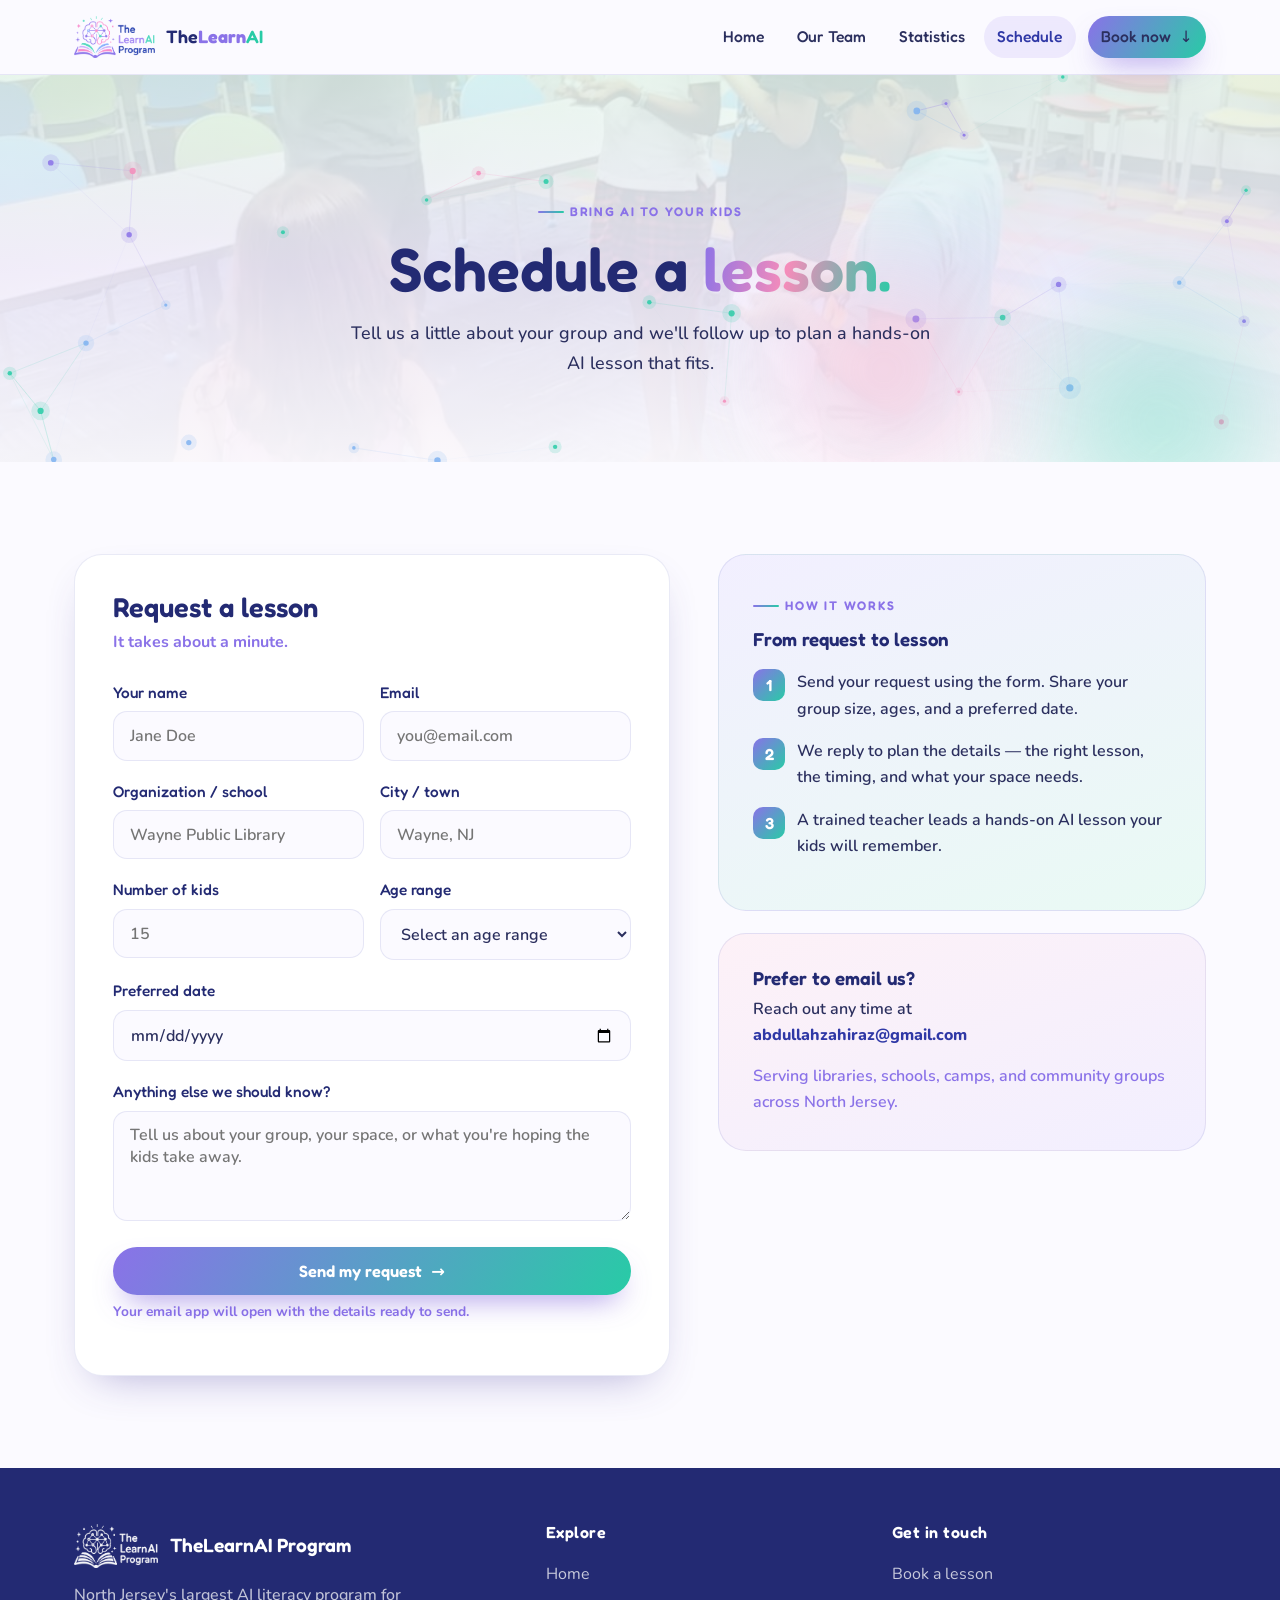
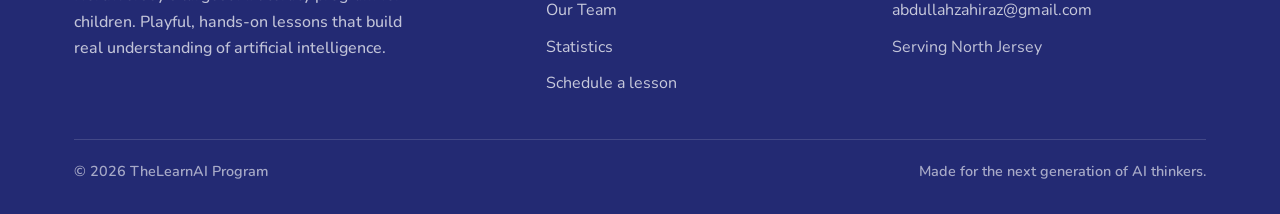
<file: schedule.html>
<!DOCTYPE html>
<html lang="en">
<head>
<meta charset="UTF-8">
<meta name="viewport" content="width=device-width, initial-scale=1.0">
<title>Schedule a Lesson — TheLearnAI Program</title>
<meta name="description" content="Request an AI literacy lesson for your library, school, camp, or community group in North Jersey.">
<link rel="icon" type="image/png" href="images/favicon.png">
<link rel="preconnect" href="https://fonts.googleapis.com">
<link rel="preconnect" href="https://fonts.gstatic.com" crossorigin>
<link href="https://fonts.googleapis.com/css2?family=Fredoka:wght@400;500;600;700&family=Nunito:wght@500;600;700;800&display=swap" rel="stylesheet">
<link rel="stylesheet" href="styles.css">
</head>
<body>

<!-- NAV -->
<header class="nav">
  <div class="wrap nav__inner">
    <a class="nav__brand" href="index.html">
      <img src="images/logo.png" alt="TheLearnAI Program logo">
      <span>The<b>Learn</b><i>AI</i></span>
    </a>
    <button class="nav__toggle" aria-label="Open menu"><span></span></button>
    <nav class="nav__links">
      <a href="index.html">Home</a>
      <a href="staff.html">Our Team</a>
      <a href="index.html#statistics">Statistics</a>
      <a href="schedule.html" class="active">Schedule</a>
      <span class="nav__cta"><a class="btn btn--sm" href="#book">Book now <span class="arrow">↓</span></a></span>
    </nav>
  </div>
</header>

<!-- TITLEHEAD -->
<section class="head" data-sparkles="9" style="padding:120px 0 84px">
  <div class="head__photo" style="background-image:url('images/teach-group.jpg')"></div>
  <div class="head__wash" style="background:linear-gradient(180deg,rgba(233,250,244,.86),rgba(242,239,255,.9) 50%,rgba(251,250,255,.97))"></div>
  <canvas class="constellation"></canvas>
  <span class="blob b2"></span><span class="blob b3"></span>
  <div class="wrap" style="text-align:center;position:relative">
    <span class="eyebrow" style="justify-content:center">Bring AI to your kids</span>
    <h1 style="font-size:clamp(2.4rem,5vw,3.8rem);margin-top:14px">Schedule a <span class="grad">lesson.</span></h1>
    <p style="max-width:54ch;margin:16px auto 0;font-size:1.12rem;font-weight:500;color:var(--ink)">Tell us a little about your group and we'll follow up to plan a hands-on AI lesson that fits.</p>
  </div>
</section>

<!-- BOOKING -->
<section class="pad" id="book">
  <div class="wrap form-wrap">
    <!-- FORM -->
    <div class="form-card reveal">
      <h2 style="font-size:1.7rem;margin-bottom:6px">Request a lesson</h2>
      <p style="margin:0 0 24px;color:var(--purple);font-weight:700">It takes about a minute.</p>
      <form id="scheduleForm" novalidate>
        <div class="row2">
          <div class="field">
            <label for="name">Your name</label>
            <input id="name" name="name" type="text" placeholder="Jane Doe" required>
          </div>
          <div class="field">
            <label for="email">Email</label>
            <input id="email" name="email" type="email" placeholder="you@email.com" required>
          </div>
        </div>
        <div class="row2">
          <div class="field">
            <label for="org">Organization / school</label>
            <input id="org" name="org" type="text" placeholder="Wayne Public Library">
          </div>
          <div class="field">
            <label for="city">City / town</label>
            <input id="city" name="city" type="text" placeholder="Wayne, NJ">
          </div>
        </div>
        <div class="row2">
          <div class="field">
            <label for="kids">Number of kids</label>
            <input id="kids" name="kids" type="number" min="1" placeholder="15">
          </div>
          <div class="field">
            <label for="ages">Age range</label>
            <select id="ages" name="ages">
              <option value="">Select an age range</option>
              <option>5–7 years</option>
              <option>8–10 years</option>
              <option>11–13 years</option>
              <option>14+ years</option>
              <option>Mixed ages</option>
            </select>
          </div>
        </div>
        <div class="field">
          <label for="date">Preferred date</label>
          <input id="date" name="date" type="date">
        </div>
        <div class="field">
          <label for="msg">Anything else we should know?</label>
          <textarea id="msg" name="msg" placeholder="Tell us about your group, your space, or what you're hoping the kids take away."></textarea>
        </div>
        <button class="btn" type="submit" style="width:100%;justify-content:center">Send my request <span class="arrow">→</span></button>
        <p class="form-note" id="formNote">Your email app will open with the details ready to send.</p>
      </form>
    </div>

    <!-- ASIDE -->
    <div class="reveal d1">
      <div class="aside-card">
        <span class="eyebrow">How it works</span>
        <h3 style="margin-top:12px">From request to lesson</h3>
        <ul class="aside-list">
          <li><span class="n">1</span><span>Send your request using the form. Share your group size, ages, and a preferred date.</span></li>
          <li><span class="n">2</span><span>We reply to plan the details — the right lesson, the timing, and what your space needs.</span></li>
          <li><span class="n">3</span><span>A trained teacher leads a hands-on AI lesson your kids will remember.</span></li>
        </ul>
      </div>
      <div class="aside-card" style="margin-top:22px;background:linear-gradient(160deg,var(--bg-pink),var(--bg-lav))">
        <h3>Prefer to email us?</h3>
        <p style="margin:8px 0 0;font-weight:600">Reach out any time at<br><a href="mailto:abdullahzahiraz@gmail.com" style="color:var(--indigo);font-weight:800">abdullahzahiraz@gmail.com</a></p>
        <p style="margin:14px 0 0;font-weight:600;color:var(--purple)">Serving libraries, schools, camps, and community groups across North Jersey.</p>
      </div>
    </div>
  </div>
</section>

<!-- FOOTER -->
<footer class="footer">
  <div class="wrap">
    <div class="footer__grid">
      <div>
        <div class="footer__brand"><img src="images/logo.png" alt=""> TheLearnAI Program</div>
        <p>North Jersey's largest AI literacy program for children. Playful, hands-on lessons that build real understanding of artificial intelligence.</p>
      </div>
      <div>
        <h4>Explore</h4>
        <a href="index.html">Home</a>
        <a href="staff.html">Our Team</a>
        <a href="index.html#statistics">Statistics</a>
        <a href="schedule.html">Schedule a lesson</a>
      </div>
      <div>
        <h4>Get in touch</h4>
        <a href="schedule.html">Book a lesson</a>
        <a href="mailto:abdullahzahiraz@gmail.com">abdullahzahiraz@gmail.com</a>
        <span style="color:rgba(255,255,255,.72);display:block;padding:5px 0">Serving North Jersey</span>
      </div>
    </div>
    <div class="footer__bottom">
      <span>© <span id="yr"></span> TheLearnAI Program</span>
      <span>Made for the next generation of AI thinkers.</span>
    </div>
  </div>
</footer>

<script src="main.js"></script>
<script>
document.getElementById('yr').textContent=new Date().getFullYear();
// Build a mailto with all the details — works with no backend on GitHub Pages.
const form=document.getElementById('scheduleForm');
form.addEventListener('submit',function(e){
  e.preventDefault();
  const g=id=>document.getElementById(id).value.trim();
  if(!g('name')||!g('email')){document.getElementById('formNote').textContent='Please add your name and email first.';return;}
  const lines=[
    'New lesson request from learnaiprogram.com','',
    'Name: '+g('name'),
    'Email: '+g('email'),
    'Organization / school: '+(g('org')||'—'),
    'City / town: '+(g('city')||'—'),
    'Number of kids: '+(g('kids')||'—'),
    'Age range: '+(g('ages')||'—'),
    'Preferred date: '+(g('date')||'—'),'',
    'Notes:',(g('msg')||'—')
  ];
  const subject=encodeURIComponent('Lesson request — '+g('name'));
  const body=encodeURIComponent(lines.join('\n'));
  window.location.href='mailto:abdullahzahiraz@gmail.com?subject='+subject+'&body='+body;
  document.getElementById('formNote').textContent='Opening your email app… if nothing happens, email abdullahzahiraz@gmail.com directly.';
});
</script>
</body>
</html>
</file>
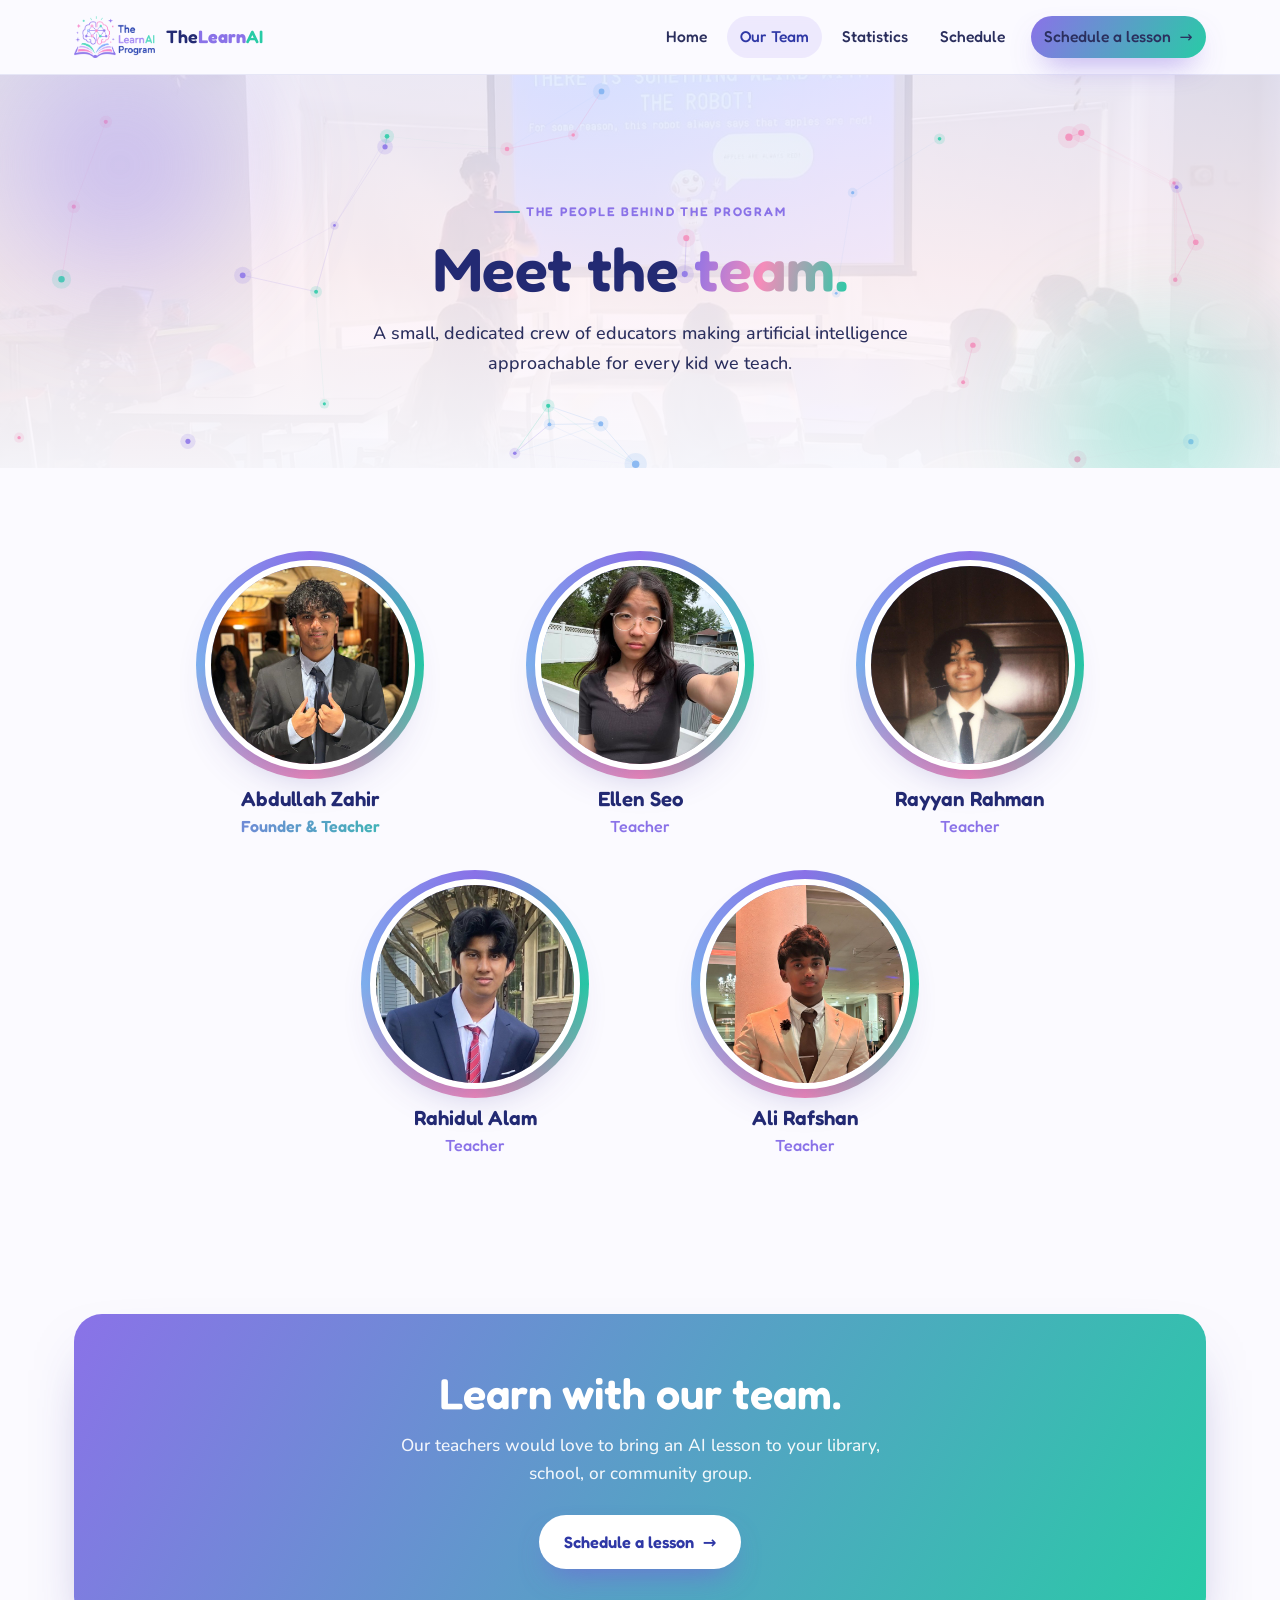
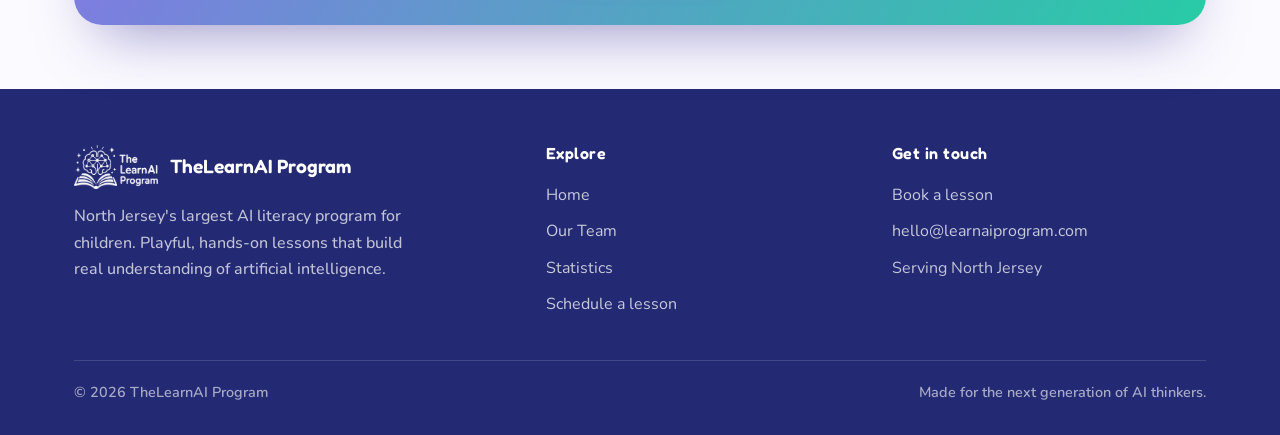
<file: staff.html>
<!DOCTYPE html>
<html lang="en">
<head>
<meta charset="UTF-8">
<meta name="viewport" content="width=device-width, initial-scale=1.0">
<title>Our Team — TheLearnAI Program</title>
<meta name="description" content="Meet the team behind TheLearnAI Program — the founder and teachers bringing AI literacy to kids across North Jersey.">
<link rel="icon" type="image/png" href="images/favicon.png">
<link rel="preconnect" href="https://fonts.googleapis.com">
<link rel="preconnect" href="https://fonts.gstatic.com" crossorigin>
<link href="https://fonts.googleapis.com/css2?family=Fredoka:wght@400;500;600;700&family=Nunito:wght@500;600;700;800&display=swap" rel="stylesheet">
<link rel="stylesheet" href="styles.css">
</head>
<body>

<!-- NAV -->
<header class="nav">
  <div class="wrap nav__inner">
    <a class="nav__brand" href="index.html">
      <img src="images/logo.png" alt="TheLearnAI Program logo">
      <span>The<b>Learn</b><i>AI</i></span>
    </a>
    <button class="nav__toggle" aria-label="Open menu"><span></span></button>
    <nav class="nav__links">
      <a href="index.html">Home</a>
      <a href="staff.html" class="active">Our Team</a>
      <a href="index.html#statistics">Statistics</a>
      <a href="schedule.html">Schedule</a>
      <span class="nav__cta"><a class="btn btn--sm" href="schedule.html">Schedule a lesson <span class="arrow">→</span></a></span>
    </nav>
  </div>
</header>

<!-- TITLEHEAD -->
<section class="head" data-sparkles="9" style="padding:120px 0 90px">
  <div class="head__photo" style="background-image:url('images/teach-robot.jpg')"></div>
  <div class="head__wash" style="background:linear-gradient(180deg,rgba(242,239,255,.86),rgba(253,241,247,.9) 50%,rgba(251,250,255,.97))"></div>
  <canvas class="constellation"></canvas>
  <span class="blob b1"></span><span class="blob b2"></span>
  <div class="wrap" style="text-align:center;position:relative">
    <span class="eyebrow" style="justify-content:center">The people behind the program</span>
    <h1 style="font-size:clamp(2.4rem,5vw,3.8rem);margin-top:14px">Meet the <span class="grad">team.</span></h1>
    <p style="max-width:52ch;margin:16px auto 0;font-size:1.12rem;font-weight:500;color:var(--ink)">A small, dedicated crew of educators making artificial intelligence approachable for every kid we teach.</p>
  </div>
</section>

<!-- TEAM -->
<section class="pad">
  <div class="wrap">
    <div class="team-grid">

      <div class="member lead reveal">
        <div class="member__frame">
          <img src="images/staff-abdullah.jpg" alt="Abdullah Zahir">
          <span class="badge">👑</span>
        </div>
        <h3>Abdullah Zahir</h3>
        <div class="role founder">Founder &amp; Teacher</div>
      </div>

      <div class="member reveal d1">
        <div class="member__frame">
          <img src="images/staff-ellen.jpg" alt="Ellen Seo">
          <span class="badge">✨</span>
        </div>
        <h3>Ellen Seo</h3>
        <div class="role">Teacher</div>
      </div>

      <div class="member reveal d2">
        <div class="member__frame">
          <img src="images/staff-rayyan.jpg" alt="Rayyan Rahman">
          <span class="badge">✨</span>
        </div>
        <h3>Rayyan Rahman</h3>
        <div class="role">Teacher</div>
      </div>

      <div class="member reveal">
        <div class="member__frame">
          <img src="images/staff-rahidul.jpg" alt="Rahidul Alam">
          <span class="badge">✨</span>
        </div>
        <h3>Rahidul Alam</h3>
        <div class="role">Teacher</div>
      </div>

      <div class="member reveal d1">
        <div class="member__frame">
          <img src="images/staff-ali.jpg" alt="Ali Rafshan">
          <span class="badge">✨</span>
        </div>
        <h3>Ali Rafshan</h3>
        <div class="role">Teacher</div>
      </div>

    </div>
  </div>
</section>

<!-- CTA BAND -->
<section class="pad-sm">
  <div class="wrap">
    <div class="cta-band reveal" data-sparkles="6">
      <h2>Learn with our team.</h2>
      <p>Our teachers would love to bring an AI lesson to your library, school, or community group.</p>
      <a class="btn" href="schedule.html">Schedule a lesson <span class="arrow">→</span></a>
    </div>
  </div>
</section>

<!-- FOOTER -->
<footer class="footer">
  <div class="wrap">
    <div class="footer__grid">
      <div>
        <div class="footer__brand"><img src="images/logo.png" alt=""> TheLearnAI Program</div>
        <p>North Jersey's largest AI literacy program for children. Playful, hands-on lessons that build real understanding of artificial intelligence.</p>
      </div>
      <div>
        <h4>Explore</h4>
        <a href="index.html">Home</a>
        <a href="staff.html">Our Team</a>
        <a href="index.html#statistics">Statistics</a>
        <a href="schedule.html">Schedule a lesson</a>
      </div>
      <div>
        <h4>Get in touch</h4>
        <a href="schedule.html">Book a lesson</a>
        <a href="mailto:hello@learnaiprogram.com">hello@learnaiprogram.com</a>
        <span style="color:rgba(255,255,255,.72);display:block;padding:5px 0">Serving North Jersey</span>
      </div>
    </div>
    <div class="footer__bottom">
      <span>© <span id="yr"></span> TheLearnAI Program</span>
      <span>Made for the next generation of AI thinkers.</span>
    </div>
  </div>
</footer>

<script src="main.js"></script>
<script>document.getElementById('yr').textContent=new Date().getFullYear();</script>
</body>
</html>
</file>
<file: styles.css>
/* ============================================================
   TheLearnAI Program — shared styles
   Palette sampled directly from the program logo
   ============================================================ */

:root{
  /* Core palette (from logo) */
  --indigo:#2f38a6;        /* "The" / "Program" royal blue */
  --indigo-deep:#232a73;
  --ink:#2b2f5e;           /* body text, soft deep indigo */
  --purple:#8a72e8;        /* "Learn" */
  --purple-2:#a794f2;
  --teal:#28cba6;          /* "AI" */
  --teal-2:#5fdcbf;
  --pink:#f58cba;
  --pink-2:#f9a9cd;
  --blue:#7fb2f0;

  /* Surfaces */
  --bg:#fbfaff;
  --bg-lav:#f2efff;
  --bg-mint:#e9faf4;
  --bg-pink:#fdf1f7;
  --card:#ffffff;
  --line:rgba(47,56,166,.10);

  /* Type */
  --display:"Fredoka", system-ui, sans-serif;
  --body:"Nunito", system-ui, sans-serif;

  /* Motion + shape */
  --r-lg:28px;
  --r-md:20px;
  --r-sm:14px;
  --shadow-soft:0 18px 45px -22px rgba(64,54,150,.45);
  --shadow-lift:0 30px 60px -26px rgba(64,54,150,.55);
  --maxw:1180px;
  --ease:cubic-bezier(.22,.61,.36,1);
}

*{box-sizing:border-box}
html{scroll-behavior:smooth}
body{
  margin:0;
  font-family:var(--body);
  color:var(--ink);
  background:var(--bg);
  line-height:1.65;
  -webkit-font-smoothing:antialiased;
  overflow-x:hidden;
}
img{max-width:100%;display:block}
a{color:inherit;text-decoration:none}
h1,h2,h3,h4{font-family:var(--display);font-weight:600;line-height:1.1;color:var(--indigo-deep);margin:0}

.wrap{width:100%;max-width:var(--maxw);margin:0 auto;padding:0 24px}
.eyebrow{
  font-family:var(--display);font-weight:600;letter-spacing:.14em;
  text-transform:uppercase;font-size:.78rem;color:var(--purple);
  display:inline-flex;align-items:center;gap:.5em;
}
.eyebrow::before{content:"";width:26px;height:2px;border-radius:2px;
  background:linear-gradient(90deg,var(--purple),var(--teal))}

/* gradient text helper */
.grad{
  background:linear-gradient(100deg,var(--purple) 0%,var(--pink) 45%,var(--teal) 100%);
  -webkit-background-clip:text;background-clip:text;color:transparent;
}

/* ---------- Buttons ---------- */
.btn{
  --bg1:var(--purple);--bg2:var(--teal);
  display:inline-flex;align-items:center;gap:.55em;
  font-family:var(--display);font-weight:600;font-size:1.02rem;
  padding:.85em 1.5em;border-radius:999px;border:0;cursor:pointer;
  color:#fff;background:linear-gradient(120deg,var(--bg1),var(--bg2));
  box-shadow:0 14px 30px -12px rgba(120,90,220,.7);
  transition:transform .3s var(--ease),box-shadow .3s var(--ease),filter .3s var(--ease);
  position:relative;white-space:nowrap;
}
.btn:hover{transform:translateY(-3px) scale(1.02);box-shadow:0 22px 40px -14px rgba(120,90,220,.75);filter:saturate(1.08)}
.btn:active{transform:translateY(-1px) scale(.99)}
.btn .arrow{transition:transform .3s var(--ease)}
.btn:hover .arrow{transform:translateX(4px)}
.btn--ghost{
  background:#fff;color:var(--indigo);
  box-shadow:inset 0 0 0 2px rgba(47,56,166,.16),0 12px 26px -16px rgba(64,54,150,.5);
}
.btn--ghost:hover{box-shadow:inset 0 0 0 2px rgba(47,56,166,.32),0 18px 32px -16px rgba(64,54,150,.55)}
.btn--pink{--bg1:var(--pink);--bg2:var(--purple-2)}
.btn--sm{font-size:.92rem;padding:.6em 1.1em}

/* ---------- Nav ---------- */
.nav{
  position:sticky;top:0;z-index:60;
  backdrop-filter:blur(14px);
  background:rgba(251,250,255,.72);
  border-bottom:1px solid var(--line);
  transition:box-shadow .3s var(--ease),background .3s var(--ease);
}
.nav.scrolled{box-shadow:0 10px 30px -20px rgba(64,54,150,.5);background:rgba(251,250,255,.9)}
.nav__inner{display:flex;align-items:center;gap:18px;height:74px}
.nav__brand{display:flex;align-items:center;gap:11px;font-family:var(--display);font-weight:600;color:var(--indigo-deep);font-size:1.12rem}
.nav__brand img{height:42px;width:auto}
.nav__brand b{color:var(--purple)}
.nav__brand i{color:var(--teal);font-style:normal}
.nav__links{display:flex;align-items:center;gap:6px;margin-left:auto}
.nav__links a{
  font-family:var(--display);font-weight:500;font-size:.98rem;color:var(--ink);
  padding:.5em .85em;border-radius:999px;transition:color .25s,background .25s;
}
.nav__links a:hover,.nav__links a.active{color:var(--indigo);background:rgba(138,114,232,.12)}
.nav__cta{margin-left:6px}
.nav__toggle{display:none;margin-left:auto;background:#fff;border:1px solid var(--line);
  width:46px;height:46px;border-radius:14px;cursor:pointer;align-items:center;justify-content:center}
.nav__toggle span{display:block;width:20px;height:2px;background:var(--indigo);position:relative}
.nav__toggle span::before,.nav__toggle span::after{content:"";position:absolute;left:0;width:20px;height:2px;background:var(--indigo)}
.nav__toggle span::before{top:-6px}.nav__toggle span::after{top:6px}

/* ---------- Titlehead (hero header w/ faded photo + constellation) ---------- */
.head{position:relative;isolation:isolate;overflow:hidden}
.head__photo{position:absolute;inset:0;z-index:-3;background-size:cover;background-position:center;
  transform:scale(1.06);filter:saturate(1.02)}
.head__wash{position:absolute;inset:0;z-index:-2}
.head canvas.constellation{position:absolute;inset:0;z-index:-1;width:100%;height:100%}

/* soft drifting gradient blobs */
.blob{position:absolute;border-radius:50%;filter:blur(48px);opacity:.55;z-index:-1;pointer-events:none;
  animation:drift 22s ease-in-out infinite}
.blob.b1{width:360px;height:360px;background:radial-gradient(circle,var(--purple-2),transparent 68%);top:-90px;left:-60px}
.blob.b2{width:320px;height:320px;background:radial-gradient(circle,var(--teal-2),transparent 68%);bottom:-120px;right:-40px;animation-delay:-7s}
.blob.b3{width:280px;height:280px;background:radial-gradient(circle,var(--pink-2),transparent 68%);top:40%;right:20%;animation-delay:-13s}
@keyframes drift{0%,100%{transform:translate(0,0) scale(1)}33%{transform:translate(30px,-24px) scale(1.08)}66%{transform:translate(-24px,20px) scale(.95)}}

/* sparkles (echo the logo) */
.spark{position:absolute;z-index:0;color:var(--purple);opacity:.0;animation:twinkle 3.4s ease-in-out infinite;pointer-events:none}
@keyframes twinkle{0%,100%{opacity:0;transform:scale(.4) rotate(0deg)}50%{opacity:.9;transform:scale(1) rotate(12deg)}}

/* ---------- Home hero ---------- */
.hero{min-height:clamp(560px,88vh,820px);display:flex;align-items:center;padding:96px 0 84px}
.hero__grid{display:grid;grid-template-columns:1.05fr .95fr;gap:48px;align-items:center;width:100%}
.hero__logo{height:64px;width:auto;margin-bottom:20px;filter:drop-shadow(0 12px 24px rgba(120,90,220,.28))}
.hero h1{font-size:clamp(2.5rem,5.4vw,4.3rem);letter-spacing:-.01em}
.hero p.lead{font-size:clamp(1.06rem,1.7vw,1.28rem);max-width:34ch;margin:18px 0 30px;color:var(--ink);font-weight:500}
.hero__cta{display:flex;gap:14px;flex-wrap:wrap}
.hero__badges{display:flex;gap:22px;margin-top:34px;flex-wrap:wrap}
.hero__badges .b{display:flex;flex-direction:column;line-height:1.05}
.hero__badges .b b{font-family:var(--display);font-size:1.7rem;color:var(--indigo)}
.hero__badges .b span{font-size:.82rem;color:var(--purple);font-weight:700}

/* floating brain card on the right of hero */
.hero__art{position:relative;display:flex;justify-content:center}
.hero__card{
  position:relative;background:#fff;border-radius:var(--r-lg);padding:24px;
  box-shadow:var(--shadow-lift);border:1px solid var(--line);animation:float 6s ease-in-out infinite;
  max-width:440px;width:100%;
}
.hero__card img{border-radius:20px;width:100%;height:auto}
.hero__card .cap{display:flex;align-items:center;gap:10px;margin-top:14px}
.hero__card .dot{width:10px;height:10px;border-radius:50%;background:var(--teal);box-shadow:0 0 0 4px rgba(40,203,166,.18)}
.hero__card .cap span{font-family:var(--display);font-weight:500;color:var(--indigo-deep);font-size:.95rem}
.hero__pill{position:absolute;background:#fff;border-radius:16px;padding:10px 14px;box-shadow:var(--shadow-soft);
  font-family:var(--display);font-weight:600;font-size:.9rem;display:flex;align-items:center;gap:8px;border:1px solid var(--line)}
.hero__pill.p1{top:-18px;left:-22px;color:var(--purple);animation:float 5s ease-in-out infinite}
.hero__pill.p2{bottom:26px;right:-26px;color:var(--teal);animation:float 5.6s ease-in-out infinite .6s}
.hero__pill .e{font-size:1.1rem}
@keyframes float{0%,100%{transform:translateY(0)}50%{transform:translateY(-12px)}}

/* ---------- Sections ---------- */
section{position:relative}
.pad{padding:92px 0}
.pad-sm{padding:64px 0}
.section-head{max-width:720px;margin-bottom:46px}
.section-head h2{font-size:clamp(1.9rem,3.6vw,2.9rem);margin-top:14px}
.section-head p{font-size:1.08rem;color:var(--ink);margin-top:14px;font-weight:500}
.center{text-align:center;margin-left:auto;margin-right:auto}

/* intro two-column */
.split{display:grid;grid-template-columns:1fr 1fr;gap:56px;align-items:center}
.split .copy p{margin:0 0 16px;font-size:1.06rem}
.photo-stack{position:relative;min-height:420px}
.photo-stack img{position:absolute;border-radius:var(--r-md);box-shadow:var(--shadow-soft);border:5px solid #fff;object-fit:cover}
.photo-stack .p-a{width:74%;top:0;left:0;aspect-ratio:4/3;z-index:2}
.photo-stack .p-b{width:56%;bottom:-10px;right:0;aspect-ratio:3/4;z-index:3}
.photo-stack .ring{position:absolute;width:120px;height:120px;border-radius:50%;
  background:conic-gradient(from 0deg,var(--purple),var(--teal),var(--pink),var(--purple));
  filter:blur(2px);opacity:.5;bottom:30px;left:34%;z-index:1;animation:spin 14s linear infinite}
@keyframes spin{to{transform:rotate(360deg)}}

/* value cards */
.cards{display:grid;grid-template-columns:repeat(3,1fr);gap:24px}
.card{
  background:var(--card);border-radius:var(--r-md);padding:30px 26px;border:1px solid var(--line);
  box-shadow:var(--shadow-soft);transition:transform .35s var(--ease),box-shadow .35s var(--ease);
  position:relative;overflow:hidden;
}
.card::after{content:"";position:absolute;inset:0;border-radius:inherit;padding:1px;
  background:linear-gradient(135deg,transparent,rgba(138,114,232,.35));-webkit-mask:linear-gradient(#000 0 0) content-box,linear-gradient(#000 0 0);
  -webkit-mask-composite:xor;mask-composite:exclude;opacity:0;transition:opacity .35s}
.card:hover{transform:translateY(-8px);box-shadow:var(--shadow-lift)}
.card:hover::after{opacity:1}
.card .ico{width:56px;height:56px;border-radius:16px;display:grid;place-items:center;font-size:1.6rem;margin-bottom:16px;
  background:linear-gradient(135deg,var(--bg-lav),var(--bg-mint))}
.card h3{font-size:1.28rem;margin-bottom:8px}
.card p{margin:0;font-size:1rem}

/* ---------- Statistics ---------- */
.stats{background:linear-gradient(160deg,var(--bg-lav),var(--bg-mint) 55%,var(--bg-pink));position:relative;overflow:hidden}
.stats .banner{
  text-align:center;max-width:900px;margin:0 auto 52px;
}
.stats .banner h2{font-size:clamp(2rem,4.4vw,3.3rem)}
.stat-grid{display:grid;grid-template-columns:repeat(4,1fr);gap:22px}
.stat{
  background:rgba(255,255,255,.72);backdrop-filter:blur(6px);border:1px solid #fff;
  border-radius:var(--r-md);padding:30px 22px;text-align:center;box-shadow:var(--shadow-soft);
  transition:transform .35s var(--ease);
}
.stat:hover{transform:translateY(-6px)}
.stat .num{font-family:var(--display);font-weight:700;font-size:clamp(2.4rem,5vw,3.4rem);line-height:1;
  background:linear-gradient(120deg,var(--purple),var(--teal));-webkit-background-clip:text;background-clip:text;color:transparent}
.stat .lab{font-weight:700;color:var(--indigo-deep);margin-top:8px;font-size:1rem}
.stat .sub{font-size:.86rem;color:var(--purple);font-weight:700;margin-top:2px}
.chips{display:flex;flex-wrap:wrap;gap:10px;justify-content:center;margin-top:40px}
.chip{background:#fff;border:1px solid var(--line);border-radius:999px;padding:.5em 1.05em;font-family:var(--display);
  font-weight:500;color:var(--indigo);font-size:.95rem;display:inline-flex;align-items:center;gap:.5em;
  box-shadow:0 8px 20px -14px rgba(64,54,150,.5);transition:transform .25s,color .25s}
.chip:hover{transform:translateY(-3px)}
.chip .pin{color:var(--pink)}
.counties{display:flex;gap:14px;justify-content:center;flex-wrap:wrap;margin-top:18px}
.county{font-family:var(--display);font-weight:600;color:var(--teal);letter-spacing:.06em;text-transform:uppercase;font-size:.9rem}

/* ---------- Map ---------- */
#map{height:460px;width:100%;border-radius:var(--r-lg);box-shadow:var(--shadow-soft);border:6px solid #fff;z-index:1}
.map-legend{display:flex;align-items:center;gap:10px;margin-top:16px;color:var(--purple);font-weight:700;font-size:.92rem;justify-content:center}
.leaflet-popup-content-wrapper{border-radius:14px}
.leaflet-popup-content{font-family:var(--body);font-weight:600;color:var(--indigo-deep)}
.pin-marker{filter:drop-shadow(0 4px 6px rgba(64,54,150,.4))}

/* ---------- CTA band ---------- */
.cta-band{background:linear-gradient(120deg,var(--purple),var(--teal));border-radius:var(--r-lg);
  padding:56px 48px;text-align:center;color:#fff;box-shadow:var(--shadow-lift);position:relative;overflow:hidden}
.cta-band h2{color:#fff;font-size:clamp(1.8rem,3.6vw,2.7rem)}
.cta-band p{color:rgba(255,255,255,.92);max-width:52ch;margin:14px auto 26px;font-weight:500;font-size:1.08rem}
.cta-band .btn{background:#fff;color:var(--indigo)}
.cta-band .btn:hover{filter:none}
.cta-band .sp{position:absolute;opacity:.35}

/* ---------- Staff grid ---------- */
.team-grid{display:flex;flex-wrap:wrap;justify-content:center;gap:40px 30px}
.member{text-align:center;position:relative;flex:0 1 300px;max-width:300px}
.member__frame{
  width:210px;height:210px;margin:0 auto 18px;position:relative;border-radius:50%;
  transition:transform .4s var(--ease);
}
.member__frame::before{content:"";position:absolute;inset:-9px;border-radius:50%;
  background:conic-gradient(from var(--a,0deg),var(--purple),var(--teal),var(--pink),var(--blue),var(--purple));
  animation:spin 10s linear infinite;z-index:0}
.member__frame img{position:relative;z-index:1;width:100%;height:100%;object-fit:cover;border-radius:50%;
  border:6px solid #fff;box-shadow:var(--shadow-soft)}
.member:hover .member__frame{transform:translateY(-8px) scale(1.03)}
.member__frame .badge{position:absolute;z-index:2;bottom:8px;right:8px;background:#fff;border-radius:50%;
  width:46px;height:46px;display:grid;place-items:center;font-size:1.2rem;box-shadow:var(--shadow-soft);
  transform:scale(0);transition:transform .3s var(--ease) .05s}
.member:hover .badge{transform:scale(1)}
.member h3{font-size:1.28rem}
.member .role{font-family:var(--display);font-weight:500;color:var(--purple);margin-top:2px}
.member.lead .role{color:var(--teal)}
.member .role.founder{background:linear-gradient(100deg,var(--purple),var(--teal));-webkit-background-clip:text;background-clip:text;color:transparent;font-weight:600}

/* ---------- Schedule form ---------- */
.form-wrap{display:grid;grid-template-columns:1.1fr .9fr;gap:48px;align-items:start}
.form-card{background:#fff;border-radius:var(--r-lg);padding:38px;box-shadow:var(--shadow-soft);border:1px solid var(--line)}
.field{margin-bottom:18px}
.field label{display:block;font-family:var(--display);font-weight:500;color:var(--indigo-deep);margin-bottom:6px;font-size:.96rem}
.field input,.field select,.field textarea{
  width:100%;font-family:var(--body);font-size:1rem;color:var(--ink);
  padding:.8em 1em;border-radius:14px;border:1.6px solid var(--line);background:var(--bg);
  transition:border-color .25s,box-shadow .25s;font-weight:600;
}
.field input:focus,.field select:focus,.field textarea:focus{
  outline:none;border-color:var(--purple);box-shadow:0 0 0 4px rgba(138,114,232,.16);background:#fff;
}
.field textarea{resize:vertical;min-height:110px}
.row2{display:grid;grid-template-columns:1fr 1fr;gap:16px}
.form-note{font-size:.86rem;color:var(--purple);margin-top:6px;font-weight:700}
.aside-card{background:linear-gradient(160deg,var(--bg-lav),var(--bg-mint));border-radius:var(--r-lg);padding:34px;border:1px solid var(--line)}
.aside-card h3{margin-bottom:6px}
.aside-list{list-style:none;padding:0;margin:20px 0 0}
.aside-list li{display:flex;gap:12px;align-items:flex-start;margin-bottom:16px;font-weight:600}
.aside-list .n{flex:0 0 32px;height:32px;border-radius:10px;display:grid;place-items:center;font-family:var(--display);
  font-weight:600;color:#fff;background:linear-gradient(135deg,var(--purple),var(--teal))}

/* ---------- Footer ---------- */
.footer{background:var(--indigo-deep);color:#fff;padding:56px 0 30px;margin-top:0}
.footer__grid{display:grid;grid-template-columns:1.4fr 1fr 1fr;gap:32px;align-items:start}
.footer__brand{display:flex;align-items:center;gap:12px;font-family:var(--display);font-weight:600;font-size:1.2rem}
.footer__brand img{height:44px;filter:brightness(0) invert(1) opacity(.95)}
.footer p{color:rgba(255,255,255,.72);margin:14px 0 0;max-width:34ch;font-weight:500}
.footer h4{color:#fff;font-size:1rem;margin-bottom:14px;letter-spacing:.03em}
.footer a{color:rgba(255,255,255,.75);display:block;padding:5px 0;transition:color .2s,padding-left .2s}
.footer a:hover{color:#fff;padding-left:5px}
.footer__bottom{border-top:1px solid rgba(255,255,255,.14);margin-top:38px;padding-top:20px;
  display:flex;justify-content:space-between;gap:14px;flex-wrap:wrap;color:rgba(255,255,255,.6);font-size:.9rem;font-weight:600}

/* ---------- Reveal on scroll ---------- */
.reveal{opacity:0;transform:translateY(26px);transition:opacity .7s var(--ease),transform .7s var(--ease)}
.reveal.in{opacity:1;transform:none}
.reveal.d1{transition-delay:.08s}.reveal.d2{transition-delay:.16s}.reveal.d3{transition-delay:.24s}

/* ---------- Responsive ---------- */
@media(max-width:960px){
  .hero__grid,.split,.form-wrap{grid-template-columns:1fr;gap:40px}
  .hero__art{order:-1}
  .cards,.stat-grid{grid-template-columns:repeat(2,1fr)}
  .footer__grid{grid-template-columns:1fr 1fr}
  .photo-stack{min-height:340px}
}
@media(max-width:640px){
  .nav__links{position:fixed;inset:74px 0 auto 0;flex-direction:column;background:rgba(251,250,255,.98);
    padding:14px 24px 24px;gap:4px;transform:translateY(-140%);transition:transform .4s var(--ease);
    box-shadow:0 20px 40px -20px rgba(64,54,150,.5);border-bottom:1px solid var(--line);margin-left:0}
  .nav__links.open{transform:none}
  .nav__links a{width:100%}
  .nav__cta{width:100%;margin:8px 0 0}.nav__cta .btn{width:100%;justify-content:center}
  .nav__toggle{display:flex}
  .cards,.stat-grid{grid-template-columns:1fr}
  .footer__grid{grid-template-columns:1fr}
  .pad{padding:64px 0}.hero{padding:70px 0 60px}
  .row2{grid-template-columns:1fr}
  .cta-band{padding:40px 26px}
  .form-card,.aside-card{padding:26px}
  .member__frame{width:180px;height:180px}
}

/* ---------- Reduced motion ---------- */
@media(prefers-reduced-motion:reduce){
  *{animation:none!important;transition:none!important;scroll-behavior:auto!important}
  .reveal{opacity:1;transform:none}
}
</file>
